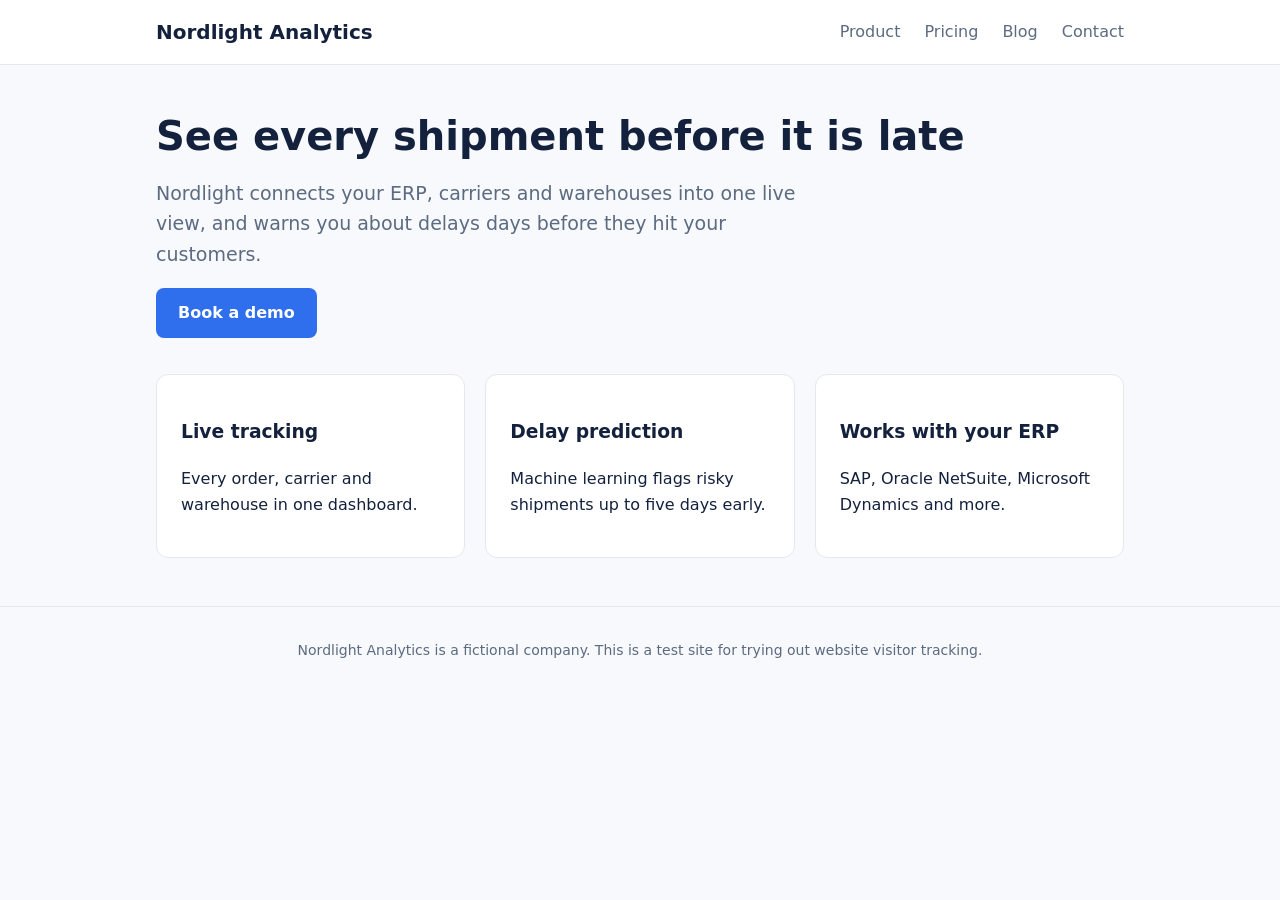
<file: docs/index.html>
<!doctype html>
<html lang="en"><head><meta charset="utf-8"><meta name="viewport" content="width=device-width,initial-scale=1">
<title>Supply chain analytics | Nordlight Analytics</title><link rel="stylesheet" href="style.css"></head>
<body>
<header><nav><a class="logo" href="index.html">Nordlight Analytics</a><a href="product.html">Product</a><a href="pricing.html">Pricing</a><a href="blog.html">Blog</a><a href="contact.html">Contact</a></nav></header>
<main>
<h1>See every shipment before it is late</h1>
<p class="lead">Nordlight connects your ERP, carriers and warehouses into one live view, and warns you about delays days before they hit your customers.</p>
<p><a class="btn" href="contact.html">Book a demo</a></p>
<div class="grid">
<div class="card"><h3>Live tracking</h3><p>Every order, carrier and warehouse in one dashboard.</p></div>
<div class="card"><h3>Delay prediction</h3><p>Machine learning flags risky shipments up to five days early.</p></div>
<div class="card"><h3>Works with your ERP</h3><p>SAP, Oracle NetSuite, Microsoft Dynamics and more.</p></div>
</div>
</main>
<footer>Nordlight Analytics is a fictional company. This is a test site for trying out website visitor tracking.</footer>
<!-- ALBACROSS TRACKING SNIPPET: paste the script from Albacross here, just before </body> -->
</body></html>
</file>
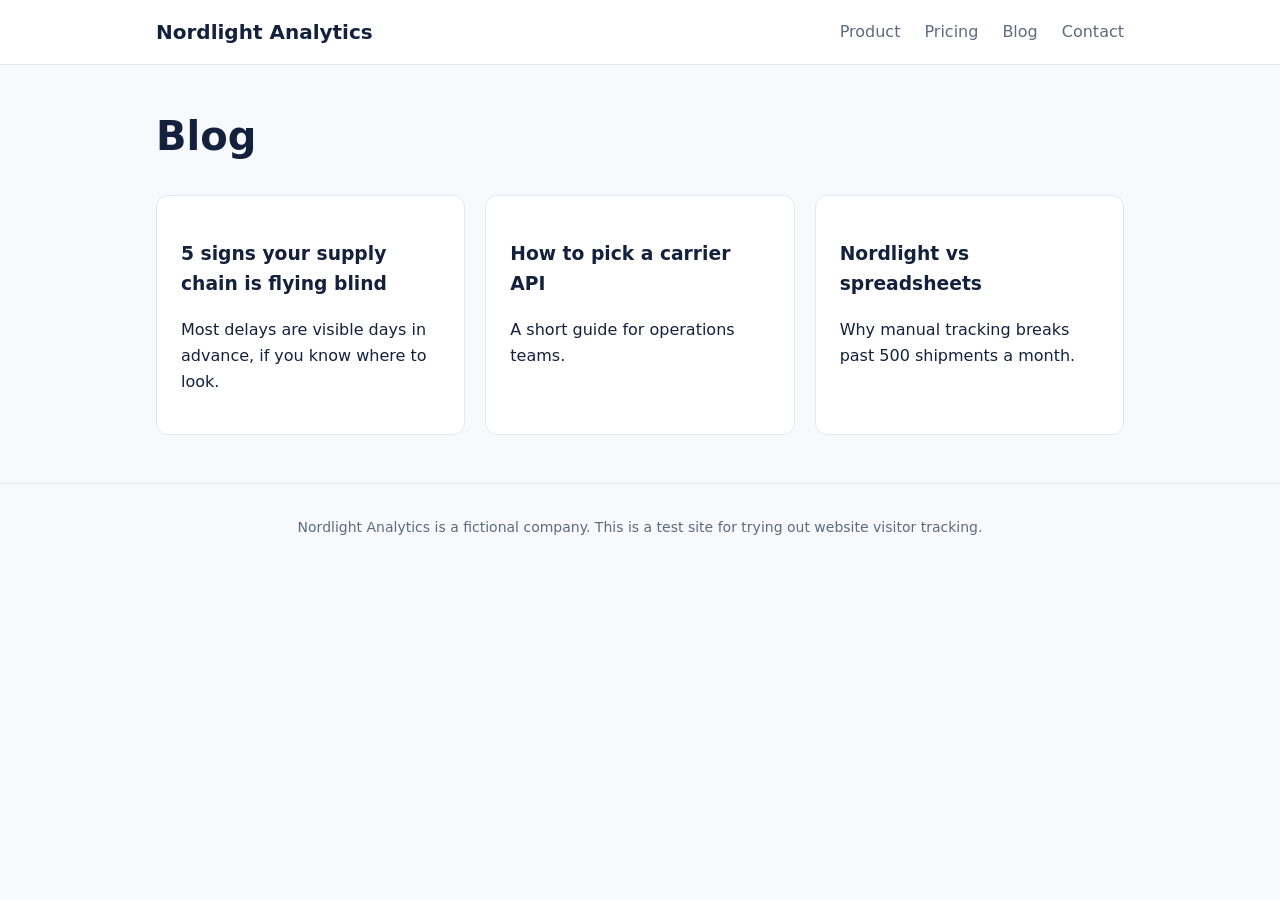
<file: docs/blog.html>
<!doctype html>
<html lang="en"><head><meta charset="utf-8"><meta name="viewport" content="width=device-width,initial-scale=1">
<title>Blog | Nordlight Analytics</title><link rel="stylesheet" href="style.css"></head>
<body>
<header><nav><a class="logo" href="index.html">Nordlight Analytics</a><a href="product.html">Product</a><a href="pricing.html">Pricing</a><a href="blog.html">Blog</a><a href="contact.html">Contact</a></nav></header>
<main>
<h1>Blog</h1>
<div class="grid">
<div class="card"><h3>5 signs your supply chain is flying blind</h3><p>Most delays are visible days in advance, if you know where to look.</p></div>
<div class="card"><h3>How to pick a carrier API</h3><p>A short guide for operations teams.</p></div>
<div class="card"><h3>Nordlight vs spreadsheets</h3><p>Why manual tracking breaks past 500 shipments a month.</p></div>
</div>
</main>
<footer>Nordlight Analytics is a fictional company. This is a test site for trying out website visitor tracking.</footer>
<!-- ALBACROSS TRACKING SNIPPET: paste the script from Albacross here, just before </body> -->
</body></html>
</file>
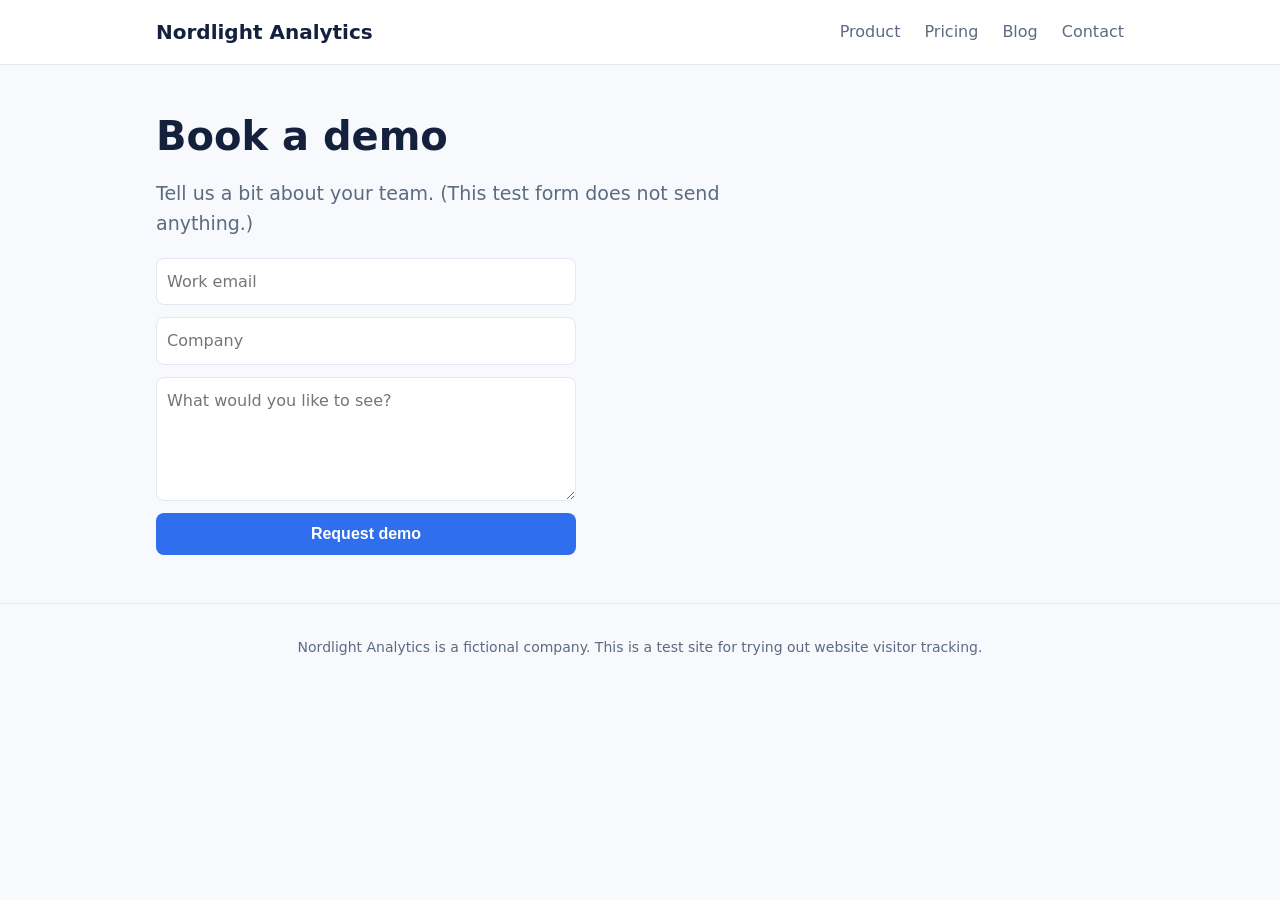
<file: docs/contact.html>
<!doctype html>
<html lang="en"><head><meta charset="utf-8"><meta name="viewport" content="width=device-width,initial-scale=1">
<title>Contact | Nordlight Analytics</title><link rel="stylesheet" href="style.css"></head>
<body>
<header><nav><a class="logo" href="index.html">Nordlight Analytics</a><a href="product.html">Product</a><a href="pricing.html">Pricing</a><a href="blog.html">Blog</a><a href="contact.html">Contact</a></nav></header>
<main>
<h1>Book a demo</h1>
<p class="lead">Tell us a bit about your team. (This test form does not send anything.)</p>
<form onsubmit="event.preventDefault();this.innerHTML='<p>Thanks! (Test form, nothing was sent.)</p>'">
<input placeholder="Work email" type="email" required><input placeholder="Company"><textarea placeholder="What would you like to see?" rows="4"></textarea>
<button class="btn" type="submit">Request demo</button></form>
</main>
<footer>Nordlight Analytics is a fictional company. This is a test site for trying out website visitor tracking.</footer>
<!-- ALBACROSS TRACKING SNIPPET: paste the script from Albacross here, just before </body> -->
</body></html>
</file>
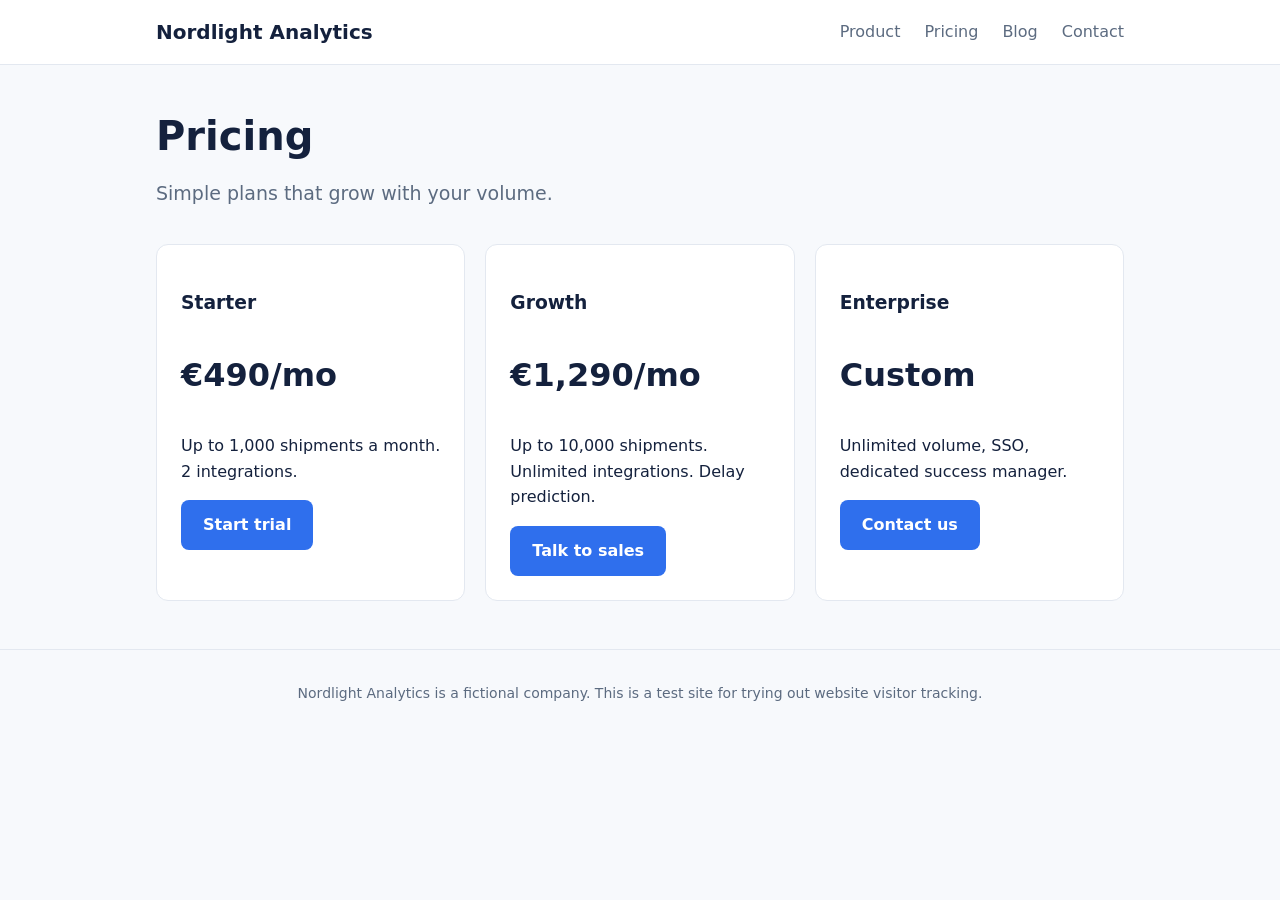
<file: docs/pricing.html>
<!doctype html>
<html lang="en"><head><meta charset="utf-8"><meta name="viewport" content="width=device-width,initial-scale=1">
<title>Pricing | Nordlight Analytics</title><link rel="stylesheet" href="style.css"></head>
<body>
<header><nav><a class="logo" href="index.html">Nordlight Analytics</a><a href="product.html">Product</a><a href="pricing.html">Pricing</a><a href="blog.html">Blog</a><a href="contact.html">Contact</a></nav></header>
<main>
<h1>Pricing</h1>
<p class="lead">Simple plans that grow with your volume.</p>
<div class="grid">
<div class="card"><h3>Starter</h3><p class="price">€490/mo</p><p>Up to 1,000 shipments a month. 2 integrations.</p><a class="btn" href="contact.html">Start trial</a></div>
<div class="card"><h3>Growth</h3><p class="price">€1,290/mo</p><p>Up to 10,000 shipments. Unlimited integrations. Delay prediction.</p><a class="btn" href="contact.html">Talk to sales</a></div>
<div class="card"><h3>Enterprise</h3><p class="price">Custom</p><p>Unlimited volume, SSO, dedicated success manager.</p><a class="btn" href="contact.html">Contact us</a></div>
</div>
</main>
<footer>Nordlight Analytics is a fictional company. This is a test site for trying out website visitor tracking.</footer>
<!-- ALBACROSS TRACKING SNIPPET: paste the script from Albacross here, just before </body> -->
</body></html>
</file>
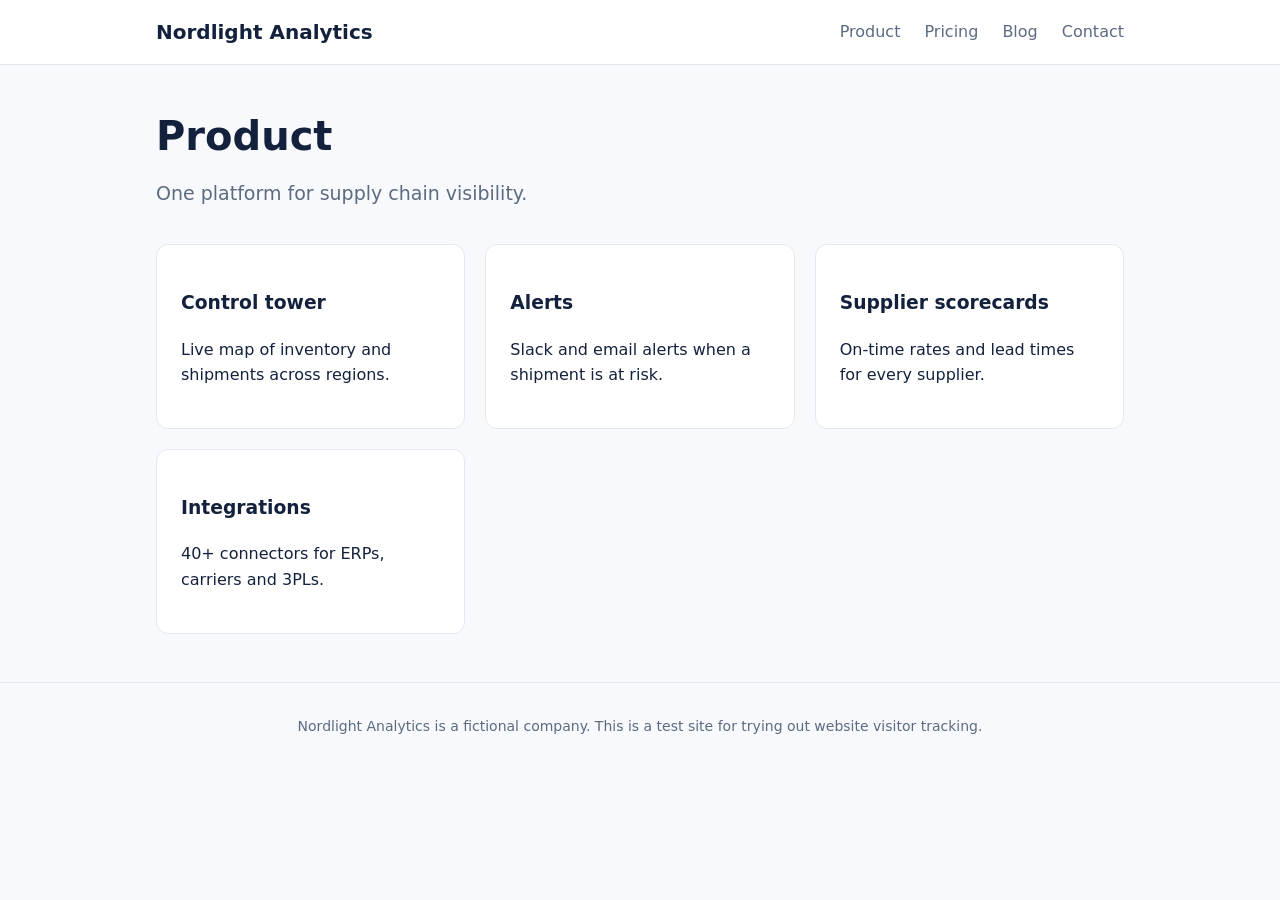
<file: docs/product.html>
<!doctype html>
<html lang="en"><head><meta charset="utf-8"><meta name="viewport" content="width=device-width,initial-scale=1">
<title>Product | Nordlight Analytics</title><link rel="stylesheet" href="style.css"></head>
<body>
<header><nav><a class="logo" href="index.html">Nordlight Analytics</a><a href="product.html">Product</a><a href="pricing.html">Pricing</a><a href="blog.html">Blog</a><a href="contact.html">Contact</a></nav></header>
<main>
<h1>Product</h1>
<p class="lead">One platform for supply chain visibility.</p>
<div class="grid">
<div class="card"><h3>Control tower</h3><p>Live map of inventory and shipments across regions.</p></div>
<div class="card"><h3>Alerts</h3><p>Slack and email alerts when a shipment is at risk.</p></div>
<div class="card"><h3>Supplier scorecards</h3><p>On-time rates and lead times for every supplier.</p></div>
<div class="card"><h3>Integrations</h3><p>40+ connectors for ERPs, carriers and 3PLs.</p></div>
</div>
</main>
<footer>Nordlight Analytics is a fictional company. This is a test site for trying out website visitor tracking.</footer>
<!-- ALBACROSS TRACKING SNIPPET: paste the script from Albacross here, just before </body> -->
</body></html>
</file>
<file: docs/style.css>
:root{--ink:#14213d;--muted:#5c6b80;--bg:#f7f9fc;--card:#fff;--accent:#2f6fed;--line:#e3e8f0}
*{box-sizing:border-box}body{margin:0;font-family:system-ui,-apple-system,Segoe UI,Roboto,sans-serif;color:var(--ink);background:var(--bg);line-height:1.6}
header{background:var(--card);border-bottom:1px solid var(--line)}
nav{max-width:1000px;margin:auto;display:flex;align-items:center;gap:24px;padding:16px}
nav .logo{font-weight:700;font-size:20px;margin-right:auto;color:var(--ink);text-decoration:none}
nav a{color:var(--muted);text-decoration:none}nav a:hover{color:var(--accent)}
main{max-width:1000px;margin:auto;padding:48px 16px}
h1{font-size:40px;line-height:1.15;margin:0 0 16px}.lead{font-size:19px;color:var(--muted);max-width:640px}
.btn{display:inline-block;background:var(--accent);color:#fff;padding:12px 22px;border-radius:8px;text-decoration:none;font-weight:600;border:0;font-size:16px;cursor:pointer}
.grid{display:grid;grid-template-columns:repeat(auto-fit,minmax(240px,1fr));gap:20px;margin-top:36px}
.card{background:var(--card);border:1px solid var(--line);border-radius:12px;padding:24px}
.price{font-size:32px;font-weight:700}
form{display:grid;gap:12px;max-width:420px}input,textarea{padding:10px;border:1px solid var(--line);border-radius:8px;font:inherit}
footer{text-align:center;color:var(--muted);font-size:14px;padding:32px 16px;border-top:1px solid var(--line)}
</file>
